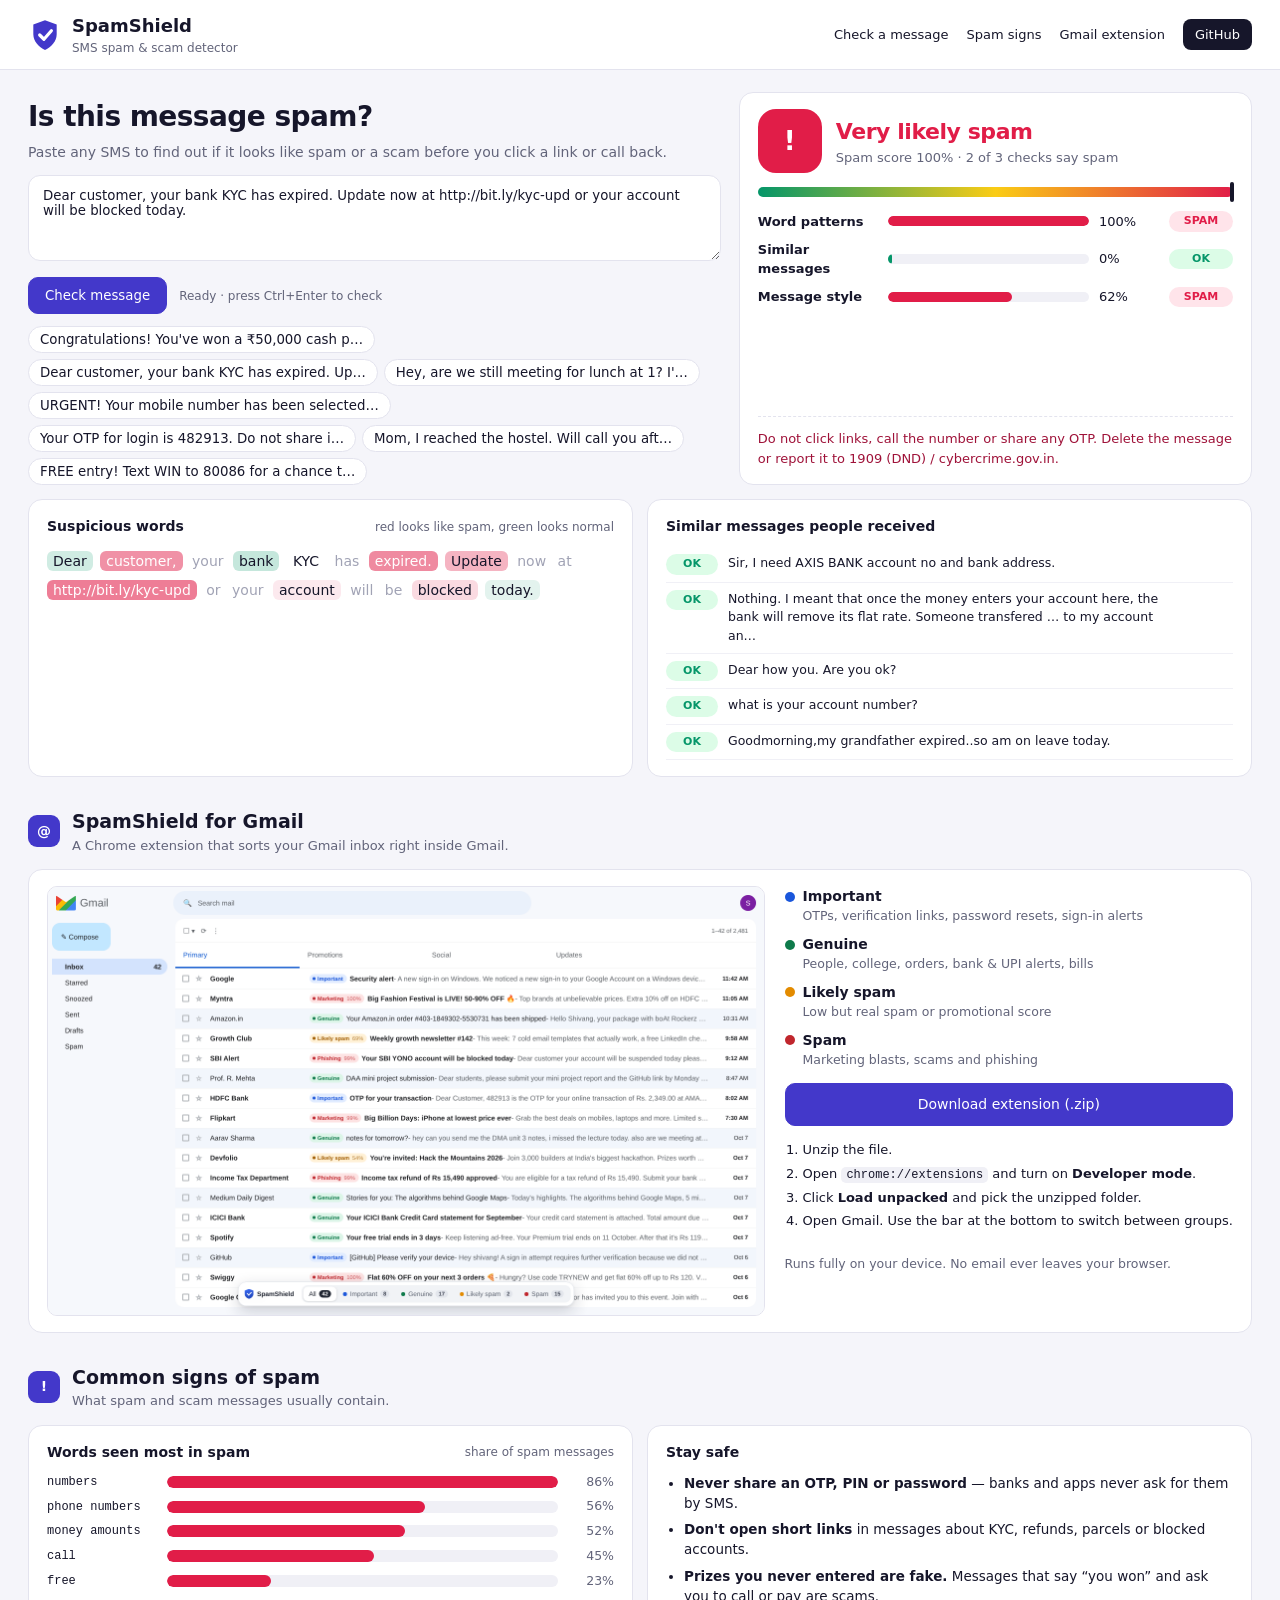
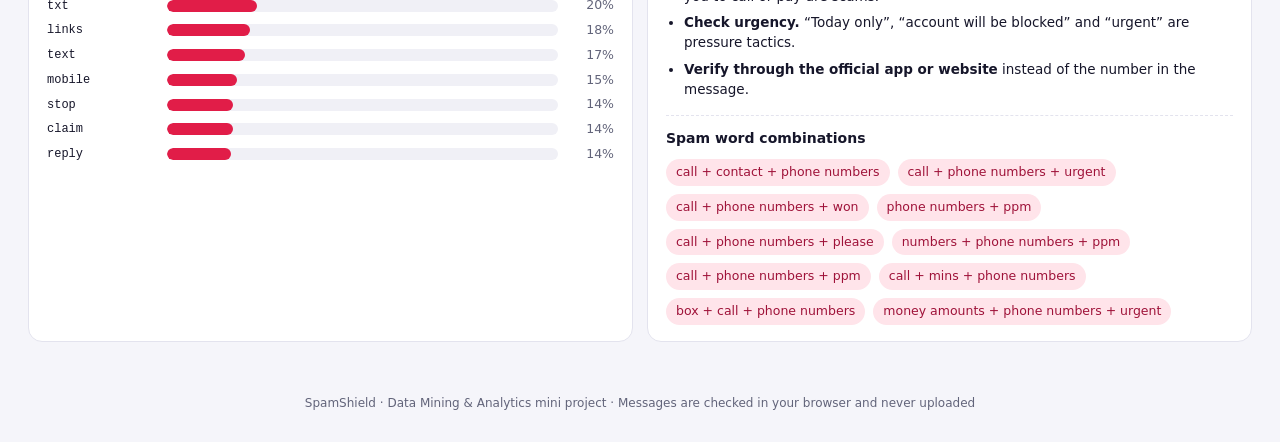
<file: index.html>
<!doctype html>
<html lang="en">
<head>
  <meta charset="utf-8" />
  <meta name="viewport" content="width=device-width, initial-scale=1" />
  <title>SpamShield — SMS Spam Detector</title>
  <meta name="description" content="Paste any SMS and see whether it is spam. Naive Bayes, k-NN and a decision tree trained on the SMS Spam Collection, with text preprocessing and Apriori spam patterns." />
  <link rel="icon" href="data:image/svg+xml,<svg xmlns='http://www.w3.org/2000/svg' viewBox='0 0 32 32'><path d='M16 2l11 4v9c0 7-5 12-11 15C10 27 5 22 5 15V6z' fill='%234338ca'/><path d='M11 16l4 4 7-8' stroke='white' stroke-width='3' fill='none' stroke-linecap='round' stroke-linejoin='round'/></svg>" />
  <link rel="stylesheet" href="style.css" />
</head>
<body>
  <header class="topbar">
    <div class="brand">
      <svg viewBox="0 0 32 32" aria-hidden="true"><path d="M16 2l11 4v9c0 7-5 12-11 15C10 27 5 22 5 15V6z" fill="#4338ca"/><path d="M11 16l4 4 7-8" stroke="#fff" stroke-width="3" fill="none" stroke-linecap="round" stroke-linejoin="round"/></svg>
      <div><h1>SpamShield</h1><p>SMS spam &amp; scam detector</p></div>
    </div>
    <nav>
      <a href="#check">Check a message</a>
      <a href="#patterns">Spam signs</a>
      <a href="#gmail">Gmail extension</a>
      <a class="gh" href="https://github.com/shivangperplexity/sms-spam-detector" target="_blank" rel="noopener">GitHub</a>
    </nav>
  </header>

  <main>
    <!-- CHECKER -->
    <section id="check" class="hero">
      <div class="hero-left">
        <h2>Is this message spam?</h2>
        <p class="lead">Paste any SMS to find out if it looks like spam or a scam before you click a link or call back.</p>
        <textarea id="msg" rows="4" placeholder="Paste a message…" aria-label="Message to check"></textarea>
        <div class="row">
          <button class="btn primary" id="btnCheck" disabled>Check message</button>
          <span class="hint" id="status">Training models…</span>
        </div>
        <div class="examples" id="examples"></div>
      </div>
      <div class="verdict card" id="verdict">
        <div class="v-head">
          <div class="v-badge" id="vBadge">–</div>
          <div><div class="v-title" id="vTitle">Waiting for a message</div><div class="v-sub" id="vSub"></div></div>
        </div>
        <div class="meter"><div id="vMeter"></div><span class="mid"></span></div>
        <div class="votes" id="votes"></div>
        <p class="tip" id="vTip"></p>
      </div>
    </section>

    <section class="grid-2">
      <div class="card">
        <div class="card-head"><h3>Suspicious words</h3><span class="hint">red looks like spam, green looks normal</span></div>
        <div class="highlight" id="highlight"></div>
      </div>
      <div class="card">
        <div class="card-head"><h3>Similar messages people received</h3></div>
        <ol class="neighbours" id="neighbours"></ol>
      </div>
    </section>

    <!-- GMAIL EXTENSION -->
    <section id="gmail" class="block">
      <div class="section-title"><span class="num">@</span><div><h2>SpamShield for Gmail</h2><p>A Chrome extension that sorts your Gmail inbox right inside Gmail.</p></div></div>
      <div class="card ext">
        <img src="extension/screenshots/inbox.png" alt="Gmail inbox with SpamShield labels and filter bar" loading="lazy" />
        <div class="ext-side">
          <ul class="ext-groups">
            <li><i class="g-imp"></i><b>Important</b><span>OTPs, verification links, password resets, sign-in alerts</span></li>
            <li><i class="g-gen"></i><b>Genuine</b><span>People, college, orders, bank &amp; UPI alerts, bills</span></li>
            <li><i class="g-lik"></i><b>Likely spam</b><span>Low but real spam or promotional score</span></li>
            <li><i class="g-spm"></i><b>Spam</b><span>Marketing blasts, scams and phishing</span></li>
          </ul>
          <a class="btn primary" href="https://github.com/shivangperplexity/sms-spam-detector/raw/main/downloads/spamshield-gmail.zip">Download extension (.zip)</a>
          <ol class="ext-steps">
            <li>Unzip the file.</li>
            <li>Open <code>chrome://extensions</code> and turn on <b>Developer mode</b>.</li>
            <li>Click <b>Load unpacked</b> and pick the unzipped folder.</li>
            <li>Open Gmail. Use the bar at the bottom to switch between groups.</li>
          </ol>
          <p class="note">Runs fully on your device. No email ever leaves your browser.</p>
        </div>
      </div>
    </section>

    <!-- PATTERNS -->
    <section id="patterns" class="block">
      <div class="section-title"><span class="num">!</span><div><h2>Common signs of spam</h2><p>What spam and scam messages usually contain.</p></div></div>
      <div class="grid-2">
        <div class="card"><div class="card-head"><h3>Words seen most in spam</h3><span class="hint">share of spam messages</span></div><div class="bars" id="spamWords"></div></div>
        <div class="card"><div class="card-head"><h3>Stay safe</h3></div>
          <ul class="safe" id="safeTips">
            <li><b>Never share an OTP, PIN or password</b> — banks and apps never ask for them by SMS.</li>
            <li><b>Don't open short links</b> in messages about KYC, refunds, parcels or blocked accounts.</li>
            <li><b>Prizes you never entered are fake.</b> Messages that say “you won” and ask you to call or pay are scams.</li>
            <li><b>Check urgency.</b> “Today only”, “account will be blocked” and “urgent” are pressure tactics.</li>
            <li><b>Verify through the official app or website</b> instead of the number in the message.</li>
          </ul>
          <div class="card-head sub"><h3>Spam word combinations</h3></div>
          <div class="combos" id="combos"></div>
        </div>
      </div>
    </section>
  </main>
  <footer class="foot">SpamShield · Data Mining &amp; Analytics mini project · Messages are checked in your browser and never uploaded</footer>

  <script src="js/spam.js"></script>
  <script src="js/app.js"></script>
</body>
</html>
</file>
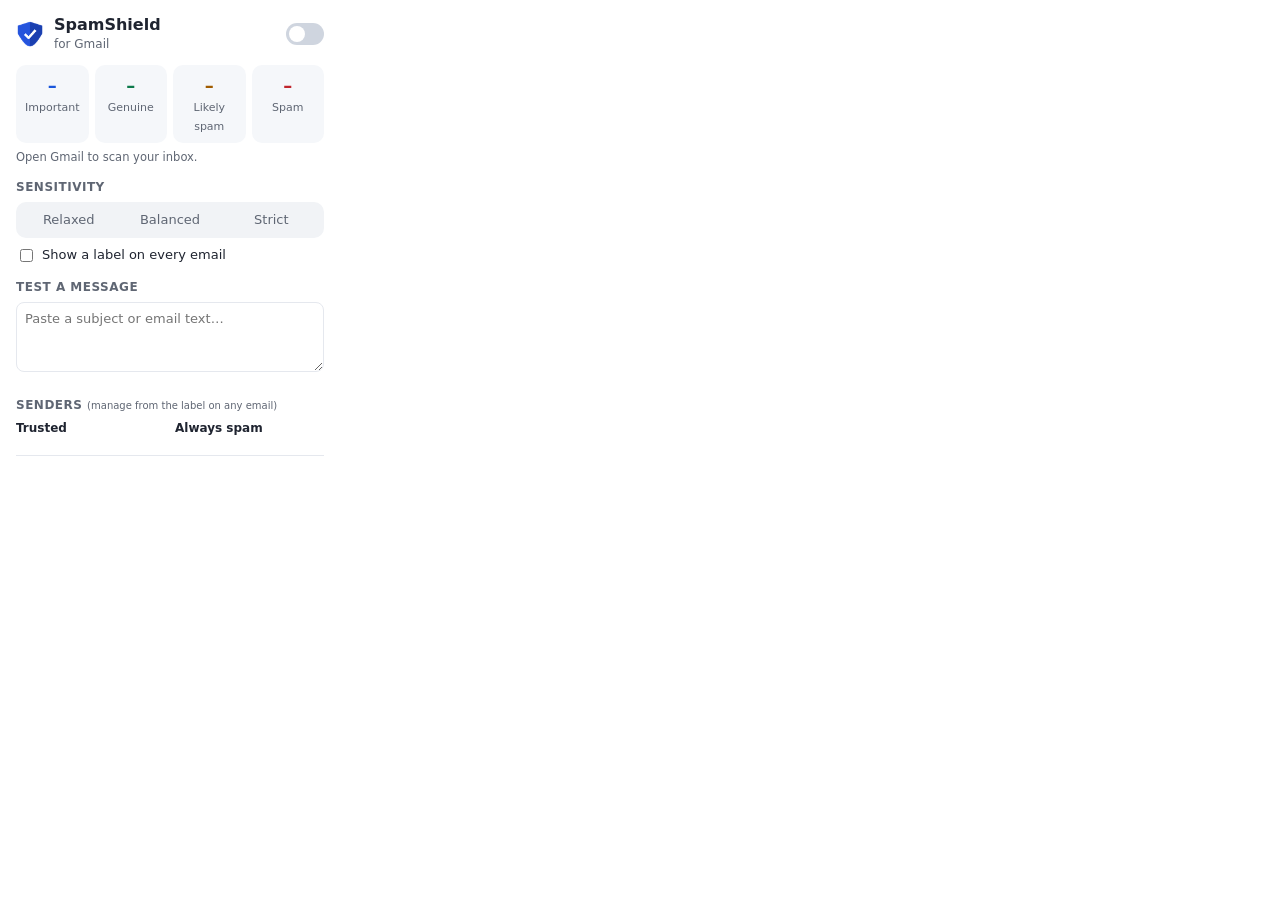
<file: extension/popup.html>
<!doctype html>
<html lang="en">
<head>
<meta charset="utf-8" />
<title>SpamShield</title>
<link rel="stylesheet" href="popup.css" />
</head>
<body>
  <header>
    <img src="icons/icon48.png" alt="" width="28" height="28" />
    <div><h1>SpamShield</h1><p>for Gmail</p></div>
    <label class="switch" title="Turn SpamShield on or off"><input type="checkbox" id="enabled" /><span></span></label>
  </header>

  <section class="counts" id="counts">
    <div class="c-important"><b id="n-important">–</b><span>Important</span></div>
    <div class="c-genuine"><b id="n-genuine">–</b><span>Genuine</span></div>
    <div class="c-likely"><b id="n-likely">–</b><span>Likely spam</span></div>
    <div class="c-spam"><b id="n-spam">–</b><span>Spam</span></div>
  </section>
  <p class="fine" id="seen">Open Gmail to scan your inbox.</p>

  <section>
    <h2>Sensitivity</h2>
    <div class="seg" id="sens">
      <button data-v="relaxed">Relaxed</button>
      <button data-v="balanced">Balanced</button>
      <button data-v="strict">Strict</button>
    </div>
    <label class="row"><input type="checkbox" id="badges" /> Show a label on every email</label>
  </section>

  <section>
    <h2>Test a message</h2>
    <textarea id="probe" rows="3" placeholder="Paste a subject or email text…"></textarea>
    <div class="probe-out" id="probeOut" hidden></div>
  </section>

  <section>
    <h2>Senders <small>(manage from the label on any email)</small></h2>
    <div class="lists">
      <div><h3>Trusted</h3><ul id="trusted"></ul></div>
      <div><h3>Always spam</h3><ul id="blocked"></ul></div>
    </div>
  </section>

  <footer id="modelInfo"></footer>

  <script src="model.js"></script>
  <script src="classifier.js"></script>
  <script src="popup.js"></script>
</body>
</html>
</file>
<file: style.css>
:root {
  --bg: #f5f5fa;
  --card: #ffffff;
  --line: #e3e3ee;
  --ink: #16162a;
  --muted: #62647a;
  --accent: #4338ca;
  --accent-soft: #eef0ff;
  --spam: #e11d48;
  --spam-soft: #ffe4ea;
  --ham: #059669;
  --ham-soft: #dcfce7;
  --mono: "JetBrains Mono", ui-monospace, Menlo, Consolas, monospace;
}
* { box-sizing: border-box; }
html { scroll-behavior: smooth; }
body { margin: 0; background: var(--bg); color: var(--ink); font: 14px/1.5 "Inter", system-ui, -apple-system, "Segoe UI", Roboto, sans-serif; }

.topbar { display: flex; justify-content: space-between; align-items: center; padding: 12px 28px; background: #fff; border-bottom: 1px solid var(--line); position: sticky; top: 0; z-index: 5; }
.brand { display: flex; gap: 10px; align-items: center; }
.brand svg { width: 34px; height: 34px; }
.brand h1 { margin: 0; font-size: 18px; }
.brand p { margin: 0; color: var(--muted); font-size: 12px; }
nav { display: flex; gap: 18px; align-items: center; }
nav a { color: var(--ink); text-decoration: none; font-size: 13px; font-weight: 500; }
nav a:hover { color: var(--accent); }
nav .gh { background: var(--ink); color: #fff; padding: 6px 12px; border-radius: 8px; }
nav .gh:hover { color: #fff; background: var(--accent); }

main { max-width: 1280px; margin: 0 auto; padding: 22px 28px; }
.card { background: var(--card); border: 1px solid var(--line); border-radius: 14px; padding: 16px 18px; min-width: 0; }
.card-head { display: flex; justify-content: space-between; align-items: center; gap: 10px; margin-bottom: 10px; flex-wrap: wrap; }
.card-head.sub { margin-top: 16px; padding-top: 12px; border-top: 1px dashed var(--line); }
.card-head h3 { margin: 0; font-size: 14px; }
.hint { color: var(--muted); font-size: 12px; }
.note { color: var(--muted); font-size: 12.5px; margin: 10px 0 0; }
.grid-2 { display: grid; grid-template-columns: 1fr 1fr; gap: 14px; margin-top: 14px; }
.grid-3 { display: grid; grid-template-columns: repeat(3, 1fr); gap: 14px; margin-top: 14px; }

.hero { display: grid; grid-template-columns: 1.35fr 1fr; gap: 18px; align-items: stretch; }
.hero h2 { margin: 4px 0 4px; font-size: 28px; letter-spacing: -0.02em; }
.lead { margin: 0 0 12px; color: var(--muted); }
textarea { width: 100%; border: 1px solid var(--line); border-radius: 12px; padding: 12px 14px; font: 15px/1.5 inherit; font-family: inherit; resize: vertical; background: #fff; color: var(--ink); }
textarea:focus { outline: 3px solid var(--accent-soft); border-color: var(--accent); }
.row { display: flex; gap: 12px; align-items: center; margin-top: 10px; }
.btn { border: 1px solid var(--line); background: #fff; border-radius: 10px; padding: 10px 16px; font: 600 14px/1 inherit; font-family: inherit; cursor: pointer; }
.btn.primary { background: var(--accent); color: #fff; border-color: var(--accent); }
.btn.primary:hover { background: #3730a3; }
.btn:disabled { opacity: .5; cursor: progress; }
.examples { display: flex; flex-wrap: wrap; gap: 6px; margin-top: 12px; }
.examples button { border: 1px solid var(--line); background: #fff; border-radius: 20px; padding: 5px 11px; font: 500 12px/1.3 inherit; font-family: inherit; cursor: pointer; color: var(--ink); max-width: 100%; overflow: hidden; text-overflow: ellipsis; white-space: nowrap; }
.examples button:hover { border-color: var(--accent); color: var(--accent); }
.examples button i { font-style: normal; font-weight: 700; margin-right: 4px; }

.verdict { display: flex; flex-direction: column; gap: 14px; }
.v-head { display: flex; gap: 14px; align-items: center; }
.v-badge { width: 64px; height: 64px; border-radius: 18px; display: grid; place-items: center; font-weight: 800; font-size: 26px; background: #f0f0f6; color: var(--muted); flex: none; }
.verdict.spam .v-badge { background: var(--spam); color: #fff; }
.verdict.ham .v-badge { background: var(--ham); color: #fff; }
.v-title { font-size: 22px; font-weight: 800; letter-spacing: -0.02em; }
.verdict.spam .v-title { color: var(--spam); }
.verdict.ham .v-title { color: var(--ham); }
.v-sub { color: var(--muted); font-size: 13px; }
.meter { position: relative; height: 10px; border-radius: 6px; background: linear-gradient(90deg, var(--ham) 0%, #facc15 50%, var(--spam) 100%); }
.meter div { position: absolute; top: -5px; width: 4px; height: 20px; border-radius: 2px; background: var(--ink); left: 0; transition: left .3s; }
.meter .mid { position: absolute; left: 50%; top: 12px; font-size: 10px; color: var(--muted); }
.votes { display: flex; flex-direction: column; gap: 8px; }
.vote { display: grid; grid-template-columns: 120px 1fr 60px 64px; gap: 10px; align-items: center; font-size: 13px; }
.vote .bar { height: 10px; background: #f0f0f6; border-radius: 5px; overflow: hidden; }
.vote .bar i { display: block; height: 100%; border-radius: 5px; }
.tag { display: inline-block; font-size: 11px; font-weight: 700; padding: 2px 8px; border-radius: 20px; text-align: center; }
.tag.spam { background: var(--spam-soft); color: var(--spam); }
.tag.ham { background: var(--ham-soft); color: var(--ham); }

.highlight { line-height: 2.1; font-size: 14px; }
.highlight span { padding: 2px 6px; border-radius: 6px; margin-right: 3px; white-space: nowrap; }
.highlight span.skip { color: #a1a3b5; padding: 0 2px; }
.evidence { display: flex; flex-wrap: wrap; gap: 6px; margin-top: 10px; }
.evidence span { font: 12px var(--mono); background: #f6f6fb; border-radius: 6px; padding: 3px 7px; }
.neighbours { list-style: none; margin: 0; padding: 0; }
.neighbours li { display: grid; grid-template-columns: 52px 1fr 48px; gap: 10px; padding: 7px 0; border-bottom: 1px solid #f0f0f6; font-size: 12.5px; align-items: start; }
.neighbours .sim { color: var(--muted); text-align: right; font-variant-numeric: tabular-nums; }
.treepath { margin: 0; padding-left: 18px; font-size: 13px; }
.treepath li { margin: 3px 0; }
.treepath code { font: 12px var(--mono); background: #f6f6fb; padding: 1px 5px; border-radius: 4px; }

.block { margin-top: 30px; scroll-margin-top: 70px; }
.section-title { display: flex; gap: 12px; align-items: center; margin-bottom: 14px; }
.section-title .num { width: 32px; height: 32px; border-radius: 9px; background: var(--accent); color: #fff; display: grid; place-items: center; font-weight: 700; flex: none; }
.section-title h2 { margin: 0; font-size: 19px; }
.section-title p { margin: 0; color: var(--muted); font-size: 13px; }
.kpis { display: grid; grid-template-columns: repeat(5, 1fr); gap: 12px; }
.kpi { background: #fff; border: 1px solid var(--line); border-radius: 14px; padding: 12px 16px; }
.kpi span { font-size: 12px; color: var(--muted); }
.kpi b { display: block; font-size: 22px; letter-spacing: -0.02em; }
.kpi small { color: var(--muted); font-size: 12px; }

.chart { width: 100%; height: auto; display: block; }
.chart .grid { stroke: #efeff5; }
.chart .axis { stroke: #c9c9d8; }
.chart .tick { fill: var(--muted); font: 11px "Inter", system-ui, sans-serif; }
.legend { display: flex; gap: 14px; font-size: 12px; color: var(--muted); margin-top: 6px; }
.legend i { display: inline-block; width: 10px; height: 10px; border-radius: 3px; margin-right: 5px; vertical-align: -1px; }

.pipeline { list-style: none; margin: 0; padding: 0; counter-reset: s; }
.pipeline li { display: grid; grid-template-columns: 26px 120px 1fr; gap: 10px; padding: 7px 0; border-bottom: 1px solid #f0f0f6; font-size: 12.5px; align-items: start; }
.pipeline li::before { counter-increment: s; content: counter(s); width: 22px; height: 22px; border-radius: 50%; background: var(--accent-soft); color: var(--accent); display: grid; place-items: center; font-weight: 700; font-size: 11px; }
.pipeline b { font-size: 12.5px; }
.pipeline code { font: 12px/1.6 var(--mono); word-break: break-word; }

.table-wrap { overflow-x: auto; }
.tbl { width: 100%; border-collapse: collapse; font-size: 13px; }
.tbl th { text-align: left; font-size: 11px; text-transform: uppercase; letter-spacing: .05em; color: var(--muted); font-weight: 600; padding: 8px; border-bottom: 1px solid var(--line); white-space: nowrap; }
.tbl td { padding: 9px 8px; border-bottom: 1px solid #f0f0f6; }
.tbl .num { text-align: right; font-variant-numeric: tabular-nums; }
.tbl tr.best td { background: #f3f4ff; }
.tbl td.top { color: var(--accent); font-weight: 700; }

.cm h4 { margin: 0 0 8px; font-size: 13.5px; }
.cm table { border-collapse: separate; border-spacing: 4px; width: 100%; font-size: 12px; }
.cm td, .cm th { text-align: center; padding: 8px 4px; border-radius: 8px; }
.cm th { color: var(--muted); font-weight: 600; font-size: 11px; }
.cm td { font-size: 18px; font-weight: 700; }
.cm td small { display: block; font-size: 10.5px; font-weight: 500; opacity: .8; }
.cm .good { background: var(--ham-soft); color: #065f46; }
.cm .bad { background: var(--spam-soft); color: #9f1239; }

input[type=range] { accent-color: var(--accent); width: 100%; }
.thr-grid { display: grid; grid-template-columns: repeat(4, 1fr); gap: 8px; margin-top: 10px; }
.thr-grid div { background: #f6f6fb; border-radius: 10px; padding: 8px 10px; }
.thr-grid span { font-size: 11.5px; color: var(--muted); }
.thr-grid b { display: block; font-size: 17px; }
.tree { font: 12px/1.75 var(--mono); }
.tree .t-node { white-space: nowrap; }
.tree .leaf.spam { color: var(--spam); font-weight: 700; }
.tree .leaf.ham { color: var(--ham); font-weight: 700; }
.tree .t-node span.dim { color: var(--muted); }

.bars { display: flex; flex-direction: column; gap: 6px; }
.brow { display: grid; grid-template-columns: 110px 1fr 46px; gap: 10px; align-items: center; font-size: 12.5px; }
.brow code { font: 12px var(--mono); }
.brow .bar { height: 12px; background: #f0f0f6; border-radius: 6px; overflow: hidden; }
.brow .bar i { display: block; height: 100%; border-radius: 6px; }
.brow span { text-align: right; color: var(--muted); font-variant-numeric: tabular-nums; }
.ctl { display: flex; align-items: center; gap: 8px; font-size: 12.5px; color: var(--muted); }
.ctl input { width: 140px; }
.chip { display: inline-block; font: 12px var(--mono); background: var(--spam-soft); color: #9f1239; padding: 2px 7px; border-radius: 6px; margin: 1px 2px; }
.liftbar { display: inline-block; height: 8px; border-radius: 4px; background: var(--accent); vertical-align: middle; margin-right: 6px; }

.foot { text-align: center; color: var(--muted); font-size: 12px; padding: 30px 16px; }

@media (max-width: 1000px) {
  .hero, .grid-2 { grid-template-columns: 1fr; }
  .grid-3 { grid-template-columns: 1fr; }
  .kpis { grid-template-columns: repeat(3, 1fr); }
  nav a:not(.gh) { display: none; }
}
@media (max-width: 600px) {
  main { padding: 16px; }
  .topbar { padding: 10px 16px; }
  .kpis { grid-template-columns: 1fr 1fr; }
  .vote { grid-template-columns: 90px 1fr 46px 56px; }
  .pipeline li { grid-template-columns: 26px 1fr; }
  .pipeline li code { grid-column: 2; }
  .thr-grid { grid-template-columns: 1fr 1fr; }
}
.feats-head { font-size: 12px; color: var(--muted); border-top: 1px dashed var(--line); padding-top: 12px; margin-top: auto; }
.feats { display: grid; grid-template-columns: repeat(4, 1fr); gap: 8px; }
.feats div { background: #f6f6fb; border-radius: 10px; padding: 7px 9px; }
.feats span { display: block; font-size: 11px; color: var(--muted); }
.feats b { font-size: 15px; }
@media (max-width: 600px) { .feats { grid-template-columns: 1fr 1fr; } }
.tip { margin: auto 0 0; font-size: 13px; color: var(--muted); border-top: 1px dashed var(--line); padding-top: 12px; }
.verdict.spam .tip { color: #9f1239; }
.safe { margin: 0; padding-left: 18px; font-size: 13.5px; }
.safe li { margin: 6px 0; }
.combos { display: flex; flex-wrap: wrap; gap: 8px; }
.combos span { background: var(--spam-soft); color: #9f1239; border-radius: 20px; padding: 4px 10px; font-size: 12.5px; }

/* Gmail extension */
.card.ext { display: grid; grid-template-columns: minmax(0, 1.6fr) minmax(0, 1fr); gap: 20px; align-items: start; }
.card.ext img { width: 100%; border-radius: 10px; border: 1px solid var(--line); display: block; }
.ext-side { display: flex; flex-direction: column; gap: 14px; }
.ext-groups { list-style: none; margin: 0; padding: 0; display: grid; gap: 8px; }
.ext-groups li { display: grid; grid-template-columns: 10px auto; column-gap: 8px; align-items: center; }
.ext-groups i { width: 10px; height: 10px; border-radius: 50%; }
.ext-groups span { grid-column: 2; color: var(--muted); font-size: 12.5px; }
.g-imp { background: #1a56db; } .g-gen { background: #0e7a4b; } .g-lik { background: #e38b00; } .g-spm { background: #c0262d; }
.ext-side .btn { text-align: center; text-decoration: none; }
.ext-steps { margin: 0; padding-left: 18px; color: var(--ink); font-size: 13px; display: grid; gap: 4px; }
.ext-steps code { font-family: var(--mono); font-size: 12px; background: #f0f0f6; padding: 1px 5px; border-radius: 5px; }
@media (max-width: 860px) { .card.ext { grid-template-columns: 1fr; } }
</file>
<file: extension/popup.css>
:root { --ink: #1f2430; --mute: #5f6673; --line: #e5e8ee; --imp: #1a56db; --gen: #0e7a4b; --lik: #a15c00; --spm: #c0262d; }
* { box-sizing: border-box; }
body { width: 340px; margin: 0; padding: 14px 16px 12px; font: 13px/1.4 system-ui, "Segoe UI", Roboto, Arial, sans-serif; color: var(--ink); background: #fff; }
header { display: flex; align-items: center; gap: 10px; margin-bottom: 12px; }
header h1 { font-size: 16px; margin: 0; } header p { margin: 0; color: var(--mute); font-size: 12px; }
header > div { flex: 1; }
h2 { font-size: 12px; text-transform: uppercase; letter-spacing: .5px; color: var(--mute); margin: 14px 0 6px; font-weight: 700; }
h2 small { text-transform: none; letter-spacing: 0; font-weight: 400; }
h3 { font-size: 12px; margin: 0 0 4px; }
.counts { display: grid; grid-template-columns: repeat(4, 1fr); gap: 6px; }
.counts div { border-radius: 10px; padding: 8px 6px; text-align: center; background: #f5f7fa; }
.counts b { display: block; font-size: 18px; }
.counts span { font-size: 11px; color: var(--mute); }
.c-important b { color: var(--imp); } .c-genuine b { color: var(--gen); } .c-likely b { color: var(--lik); } .c-spam b { color: var(--spm); }
.fine { color: var(--mute); font-size: 11.5px; margin: 6px 0 0; }
.seg { display: flex; background: #f1f3f6; padding: 3px; border-radius: 10px; gap: 2px; }
.seg button { flex: 1; border: 0; background: none; padding: 6px; border-radius: 8px; font: inherit; color: var(--mute); cursor: pointer; }
.seg button.on { background: #fff; color: var(--ink); box-shadow: 0 1px 3px rgba(0,0,0,.12); font-weight: 600; }
.row { display: flex; align-items: center; gap: 6px; margin-top: 8px; }
textarea { width: 100%; resize: vertical; border: 1px solid var(--line); border-radius: 8px; padding: 7px 8px; font: inherit; }
textarea:focus { outline: 2px solid #c7d6fb; border-color: #8aa8f0; }
.probe-out { margin-top: 6px; display: flex; align-items: center; gap: 8px; font-size: 12px; color: var(--mute); }
.tag { font-weight: 700; font-size: 11px; padding: 2px 8px; border-radius: 9px; }
.tag.important { background: #e1ecff; color: var(--imp); } .tag.genuine { background: #dcf5e8; color: var(--gen); }
.tag.likely { background: #fff1d6; color: var(--lik); } .tag.spam { background: #fde3e3; color: var(--spm); }
.lists { display: grid; grid-template-columns: 1fr 1fr; gap: 10px; }
ul { list-style: none; margin: 0; padding: 0; max-height: 96px; overflow: auto; }
li { display: flex; justify-content: space-between; gap: 4px; font-size: 11.5px; padding: 3px 0; border-bottom: 1px solid var(--line); word-break: break-all; }
li button { border: 0; background: none; color: var(--mute); cursor: pointer; padding: 0 2px; }
li.empty { color: var(--mute); border: 0; }
footer { margin-top: 14px; padding-top: 8px; border-top: 1px solid var(--line); color: var(--mute); font-size: 11px; }
.switch { position: relative; width: 38px; height: 22px; }
.switch input { opacity: 0; width: 0; height: 0; }
.switch span { position: absolute; inset: 0; background: #cfd5df; border-radius: 11px; transition: .2s; cursor: pointer; }
.switch span::before { content: ""; position: absolute; width: 16px; height: 16px; left: 3px; top: 3px; background: #fff; border-radius: 50%; transition: .2s; }
.switch input:checked + span { background: #2554dc; }
.switch input:checked + span::before { transform: translateX(16px); }
</file>
